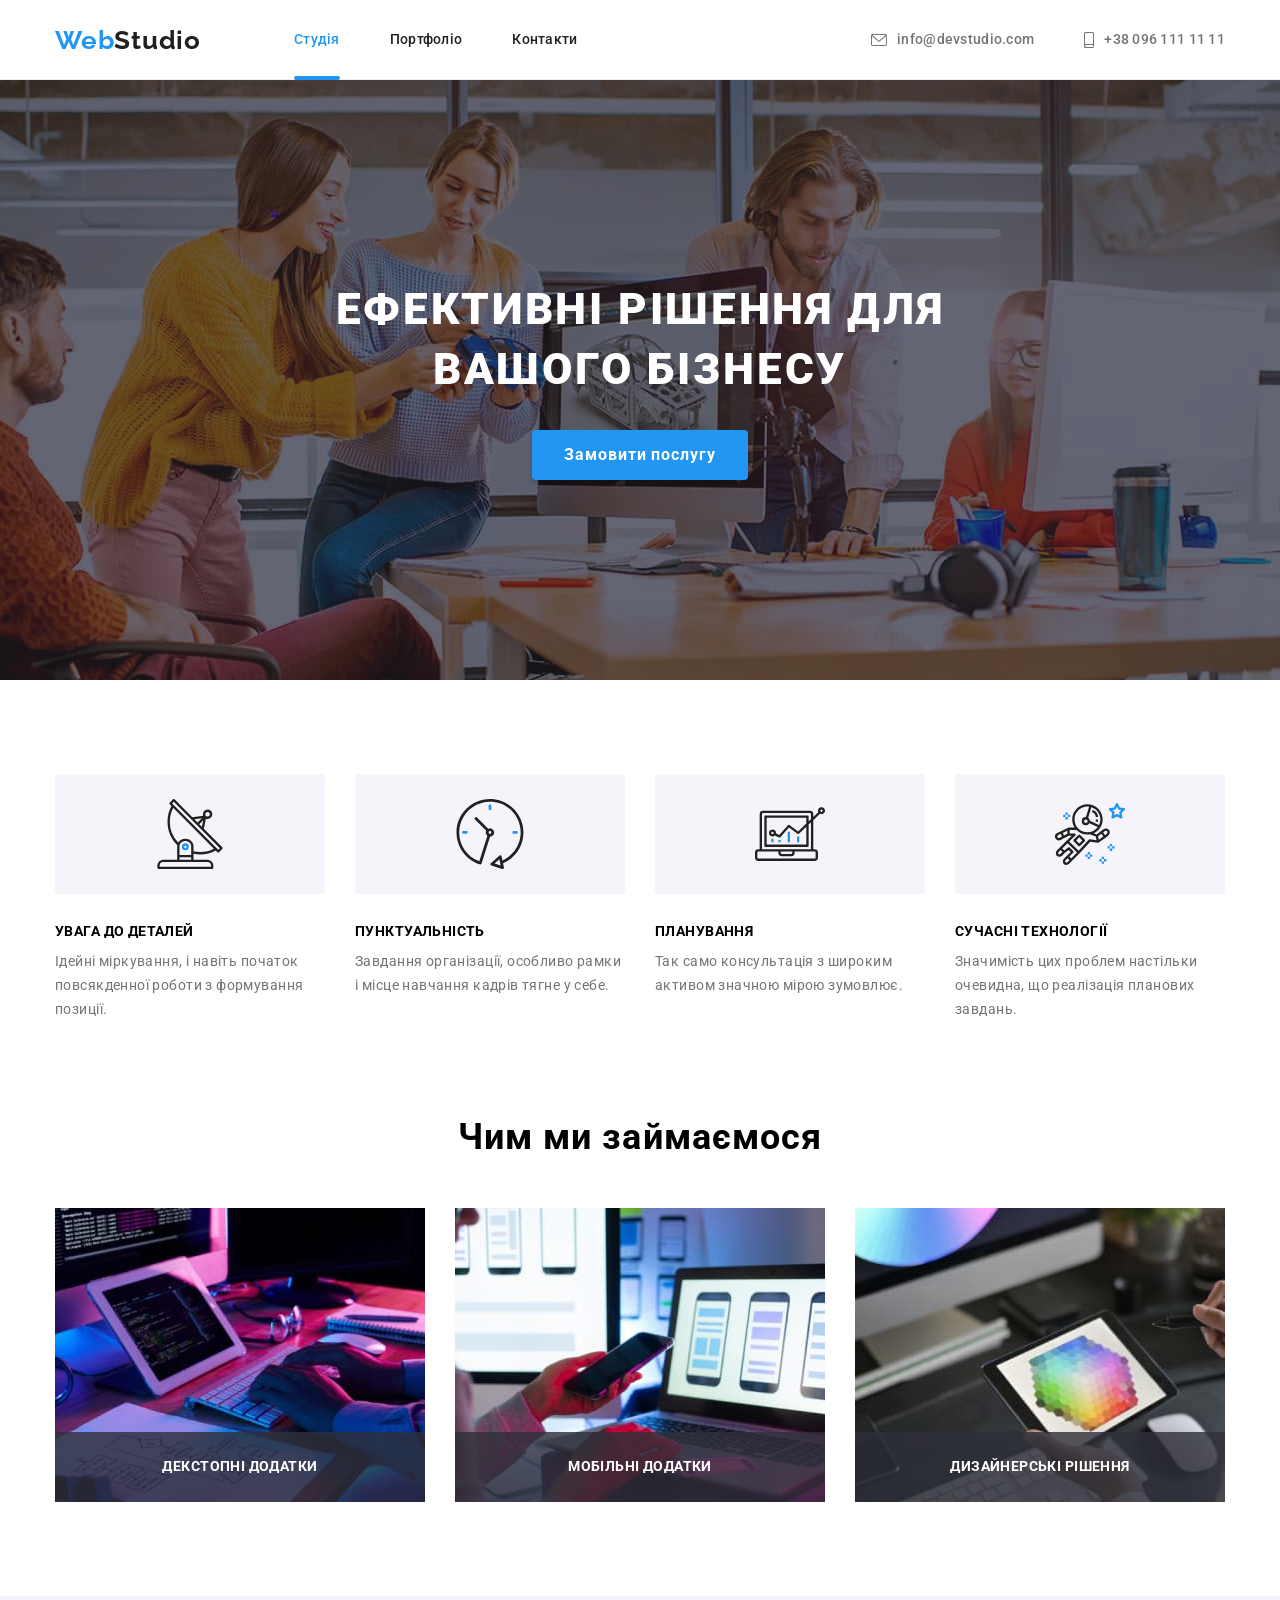
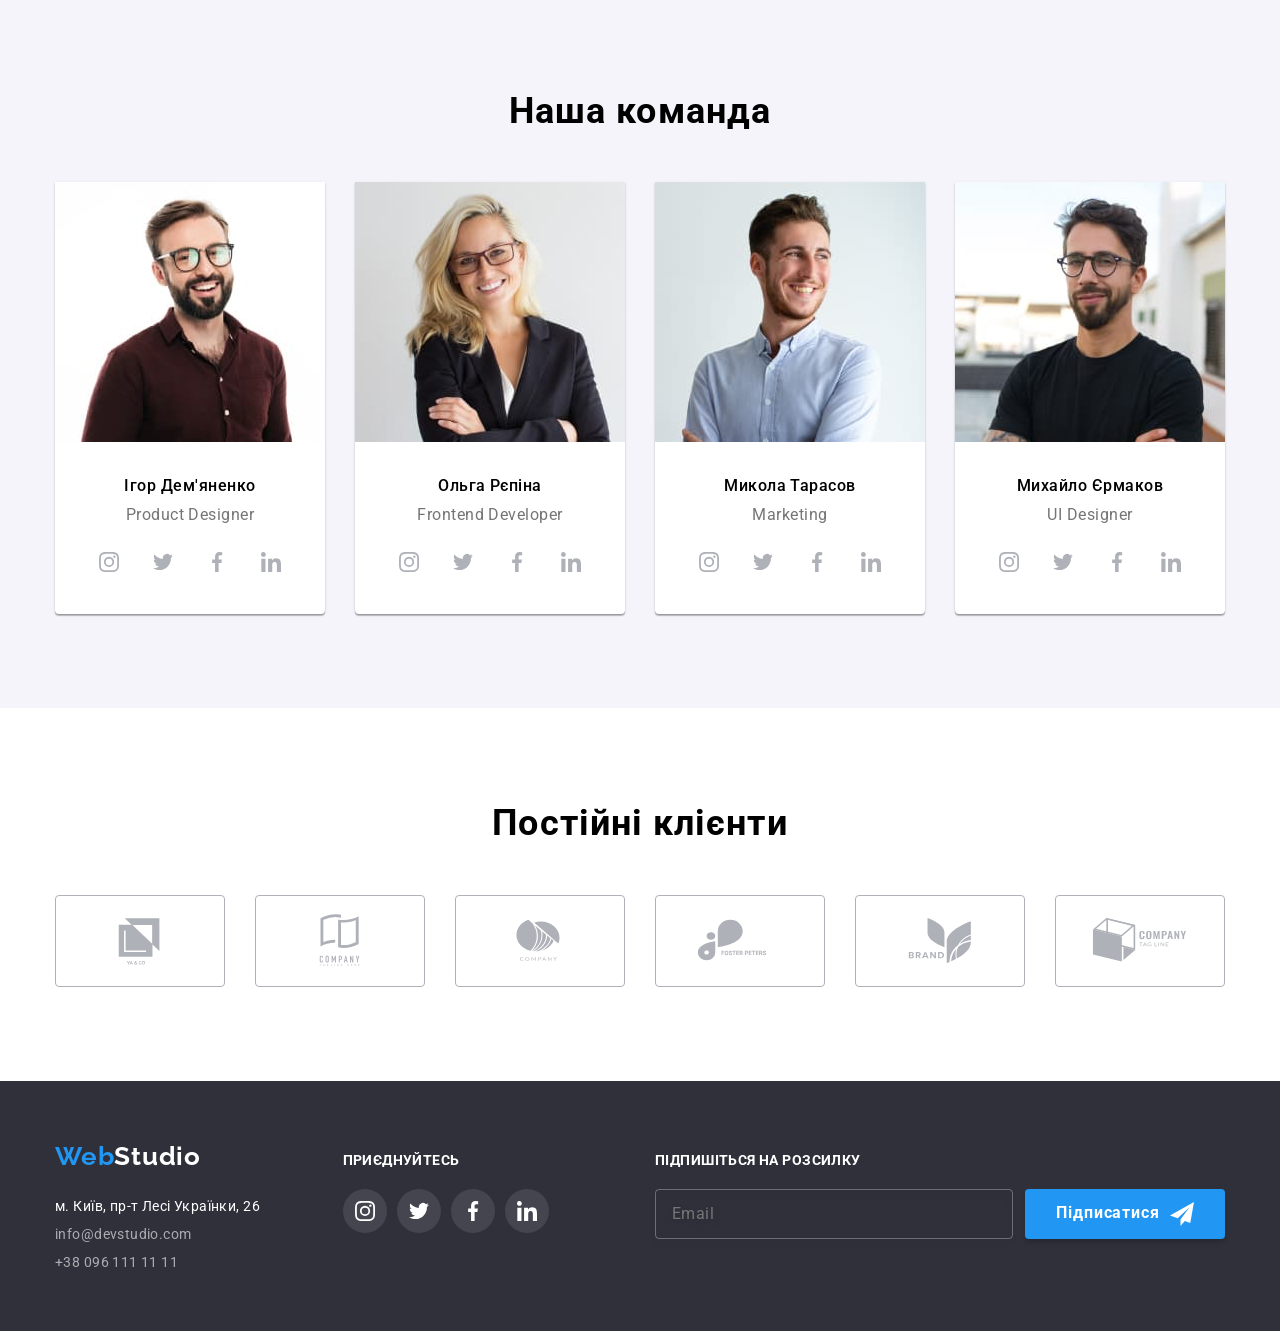
<file: index.html>
<!DOCTYPE html>
<html lang="uk">
  <head>
    <meta charset="UTF-8" />
    <meta http-equiv="X-UA-Compatible" content="IE=edge" />
    <meta name="viewport" content="width=device-width, initial-scale=1.0" />
    <title>WebStudio</title>
    <link
      href="https://fonts.googleapis.com/css2?family=Raleway:wght@700&family=Roboto:wght@400;500;700;900&display=swap"
      rel="stylesheet"
    />
    <link
      rel="stylesheet"
      href="https://cdnjs.cloudflare.com/ajax/libs/modern-normalize/1.1.0/modern-normalize.min.css"
    />
    <link
      rel="stylesheet"
      href="https://cdnjs.cloudflare.com/ajax/libs/animate.css/4.1.1/animate.min.css"
    />
    <link rel="stylesheet" href="./css/main.min.css" />
  </head>
  <body>
    <!-- Шапка сторінки-->
    <header class="header">
      <div class="header__container">
        <a href="./index.html" class="logo"><span class="logo--accent">Web</span>Studio</a>
        <button
          type="button"
          class="menu-toggle js-open-menu"
          data-menu-button
          aria-expanded="false"
        >
          <svg
            class="menu-toggle__icon"
            width="40"
            height="40"
            aria-label="Перемикач мобільного меню"
          >
            <use class="menu-button__open" href="./images/icons.svg#icon-menu"></use>
          </svg>
        </button>
        <nav>
          <ul class="nav">
            <li class="nav__item">
              <a href="./index.html" class="nav__link nav__link--current">Студія</a>
            </li>
            <li class="nav__item">
              <a href="./portfolio.html" class="nav__link">Портфоліо</a>
            </li>
            <li class="nav__item">
              <a href="#" class="nav__link">Контакти</a>
            </li>
          </ul>
        </nav>
        <ul class="contacts-header">
          <li class="contacts-header__item">
            <a href="mailto:info@devstudio.com" class="contacts-header__link">
              <svg class="contacts-header__icon-mail">
                <use href="./images/icons.svg#icon-envelope"></use>
              </svg>
              info@devstudio.com
            </a>
          </li>
          <li class="contacts-header__item">
            <a href="tel:+380961111111" class="contacts-header__link">
              <svg class="contacts-header__icon-tel">
                <use href="./images/icons.svg#icon-smartphone"></use>
              </svg>
              +38 096 111 11 11
            </a>
          </li>
        </ul>
      </div>
      <!-- Мобільне меню -->
      <div class="menu-container js-menu-container" id="mobile-menu">
        <button class="menu-toggle js-close-menu">
          <svg
            class="menu-toggle__icon"
            width="40"
            height="40"
            aria-label="Перемикач мобільного меню"
          >
            <use class="menu-button__cross" href="./images/icons.svg#icon-cross"></use>
          </svg>
        </button>
        <ul class="mobile-menu">
          <li class="mobile-menu__item">
            <a href="./index.html" class="mobile-menu__link mobile-menu__link--current">Студія</a>
          </li>
          <li class="mobile-menu__item">
            <a href="./portfolio.html" class="mobile-menu__link">Портфоліо</a>
          </li>
          <li class="mobile-menu__item">
            <a href="#" class="mobile-menu__link">Контакти</a>
          </li>
        </ul>
        <ul class="contacts-menu">
          <li class="contacts-menu__item">
            <a href="tel:+380961111111" class="contacts-menu__tel"> +38 096 111 11 11 </a>
          </li>
          <li class="contacts-menu__item">
            <a href="mailto:info@devstudio.com" class="contacts-menu__mail"> info@devstudio.com </a>
          </li>
        </ul>
        <ul class="social-menu">
          <li class="social-menu__item">
            <a href="#" class="social-menu__link">Instagram</a>
          </li>
          <li class="social-menu__item">
            <a href="#" class="social-menu__link">Twitter</a>
          </li>
          <li class="social-menu__item">
            <a href="#" class="social-menu__link">Facebook</a>
          </li>
          <li class="social-menu__item">
            <a href="#" class="social-menu__link">LinkedIn</a>
          </li>
        </ul>
      </div>
    </header>
    <main>
      <!-- Герой -->
      <section class="hero">
        <h1 class="hero__title">Ефективні рішення для вашого бізнесу</h1>
        <button
          type="button"
          class="hero__button wow animate__animated animate__heartBeat"
          data-wow-duration="3s"
          data-wow-iteration="3"
          data-modal-open
        >
          Замовити послугу
        </button>
      </section>

      <!-- Особливості -->
      <section class="features">
        <h2 class="visually-hidden">Переваги</h2>
        <ul class="features__list">
          <li class="features__item">
            <div class="features__icon-thumb">
              <svg class="features__icon">
                <use href="./images/icons.svg#icon-antenna"></use>
              </svg>
            </div>
            <h3 class="features__title">Увага до деталей</h3>
            <p class="features__text">
              Ідейні міркування, і навіть початок повсякденної роботи з формування позиції.
            </p>
          </li>
          <li class="features__item">
            <div class="features__icon-thumb">
              <svg class="features__icon">
                <use href="./images/icons.svg#icon-clock"></use>
              </svg>
            </div>
            <h3 class="features__title">Пунктуальність</h3>
            <p class="features__text">
              Завдання організації, особливо рамки і місце навчання кадрів тягне у себе.
            </p>
          </li>
          <li class="features__item">
            <div class="features__icon-thumb">
              <svg class="features__icon">
                <use href="./images/icons.svg#icon-diagram"></use>
              </svg>
            </div>
            <h3 class="features__title">Планування</h3>
            <p class="features__text">
              Так само консультація з широким активом значною мірою зумовлює.
            </p>
          </li>
          <li class="features__item">
            <div class="features__icon-thumb">
              <svg class="features__icon">
                <use href="./images/icons.svg#icon-astronaut"></use>
              </svg>
            </div>
            <h3 class="features__title">Сучасні технології</h3>
            <p class="features__text">
              Значимість цих проблем настільки очевидна, що реалізація планових завдань.
            </p>
          </li>
        </ul>
      </section>

      <!--Чим ми займаємося-->
      <section class="activity">
        <h2 class="activity__title">Чим ми займаємося</h2>
        <ul class="activity__list">
          <li class="activity__item">
            <img
              srcset="
                ./images/desktop/typing-deskimg.jpg    1x,
                ./images/desktop/typing-deskimg@2x.jpg 2x
              "
              src="./images/desktop/typing-deskimg.jpg"
              alt="Десктопні додатки"
              class="activity__img"
            />
            <p class="activity__text">Декстопні додатки</p>
          </li>
          <li class="activity__item">
            <img
              srcset="./images/desktop/app-deskimg.jpg 1x, ./images/desktop/app-deskimg@2x.jpg 2x"
              src="./images/desktop/app-deskimg.jpg"
              alt="Мобільні додатки"
              class="activity__img"
            />
            <p class="activity__text">Мобільні додатки</p>
          </li>
          <li class="activity__item">
            <img
              srcset="
                ./images/desktop/design-deskimg.jpg    1x,
                ./images/desktop/design-deskimg@2x.jpg 2x
              "
              src="./images/desktop/design-deskimg.jpg"
              alt="Дизайнерські рішення"
              class="activity__img"
            />
            <p class="activity__text">Дизайнерські рішення</p>
          </li>
        </ul>
      </section>

      <!-- Наша команда -->
      <section class="team">
        <h2 class="team__title">Наша команда</h2>
        <ul class="team__list">
          <li class="team__item">
            <picture>
              <source
                srcset="
                  ./images/desktop/demyanenko-deskimg.jpg    1x,
                  ./images/desktop/demyanenko-deskimg@2x.jpg 2x
                "
                media="(min-width: 1200px)"
              />

              <source
                srcset="
                  ./images/tablet/demyanenko-tabimg.jpg    1x,
                  ./images/tablet/demyanenko-tabimg@2x.jpg 2x
                "
                media="(min-width: 768px)"
              />

              <img
                srcset="
                  ./images/smartphone/demyanenko-mobimg.jpg    1x,
                  ./images/smartphone/demyanenko-mobimg@2x.jpg 2x
                "
                src="./images/smartphone/demyanenko-mobimg.jpg"
                alt="Ігор Дем'яненко"
                class="team__img"
              />
            </picture>

            <h3 class="team__name">Ігор Дем'яненко</h3>
            <p lang="en" class="team__direct">Product Designer</p>

            <ul class="icons">
              <li class="icons__list">
                <a href="#" class="icons__link">
                  <svg class="icons__svg">
                    <use href="./images/icons.svg#icon-instagram"></use>
                  </svg>
                </a>
              </li>
              <li class="icons__list">
                <a href="#" class="icons__link">
                  <svg class="icons__svg">
                    <use href="./images/icons.svg#icon-twitter"></use>
                  </svg>
                </a>
              </li>
              <li class="icons__list">
                <a href="#" class="icons__link">
                  <svg class="icons__svg">
                    <use href="./images/icons.svg#icon-facebook"></use>
                  </svg>
                </a>
              </li>
              <li class="icons__list">
                <a href="#" class="icons__link">
                  <svg class="icons__svg">
                    <use href="./images/icons.svg#icon-linkedin"></use>
                  </svg>
                </a>
              </li>
            </ul>
          </li>
          <li class="team__item">
            <picture>
              <source
                srcset="
                  ./images/desktop/repina-deskimg.jpg    1x,
                  ./images/desktop/repina-deskimg@2x.jpg 2x
                "
                media="(min-width: 1200px)"
              />
              <source
                srcset="
                  ./images/tablet/repina-tabimg.jpg    1x,
                  ./images/tablet/repina-tabimg@2x.jpg 2x
                "
                media="(min-width: 768px)"
              />
              <img
                srcset="
                  ./images/smartphone/repina-mobimg.jpg    1x,
                  ./images/smartphone/repina-mobimg@2x.jpg 2x
                "
                src="./images/smartphone/repina-mobimg.jpg"
                alt="Ольга Рєпіна"
                class="team__img"
              />
            </picture>
            <h3 class="team__name">Ольга Рєпіна</h3>
            <p lang="en" class="team__direct">Frontend Developer</p>
            <ul class="icons">
              <li class="icons__list">
                <a href="" class="icons__link">
                  <svg class="icons__svg">
                    <use href="./images/icons.svg#icon-instagram"></use>
                  </svg>
                </a>
              </li>
              <li class="icons__list">
                <a href="#" class="icons__link">
                  <svg class="icons__svg">
                    <use href="./images/icons.svg#icon-twitter"></use>
                  </svg>
                </a>
              </li>
              <li class="icons__list">
                <a href="#" class="icons__link">
                  <svg class="icons__svg">
                    <use href="./images/icons.svg#icon-facebook"></use>
                  </svg>
                </a>
              </li>
              <li class="icons__list">
                <a href="#" class="icons__link">
                  <svg class="icons__svg">
                    <use href="./images/icons.svg#icon-linkedin"></use>
                  </svg>
                </a>
              </li>
            </ul>
          </li>
          <li class="team__item">
            <picture>
              <source
                srcset="
                  ./images/desktop/tarasov-deskimg.jpg    1x,
                  ./images/desktop/tarasov-deskimg@2x.jpg 2x
                "
                media="(min-width: 1200px)"
              />
              <source
                srcset="
                  ./images/tablet/tarasov-tabimg.jpg    1x,
                  ./images/tablet/tarasov-tabimg@2x.jpg 2x
                "
                media="(min-width: 768px)"
              />
              <img
                srcset="
                  ./images/smartphone/tarasov-mobimg.jpg    1x,
                  ./images/smartphone/tarasov-mobimg@2x.jpg 2x
                "
                src="./images/smartphone/tarasov-mobimg.jpg"
                alt="Микола Тарасов"
                class="team__img"
              />
            </picture>
            <h3 class="team__name">Микола Тарасов</h3>
            <p lang="en" class="team__direct">Marketing</p>
            <ul class="icons">
              <li class="icons__list">
                <a href="#" class="icons__link">
                  <svg class="icons__svg">
                    <use href="./images/icons.svg#icon-instagram"></use>
                  </svg>
                </a>
              </li>
              <li class="icons__list">
                <a href="#" class="icons__link">
                  <svg class="icons__svg">
                    <use href="./images/icons.svg#icon-twitter"></use>
                  </svg>
                </a>
              </li>
              <li class="icons__list">
                <a href="#" class="icons__link">
                  <svg class="icons__svg">
                    <use href="./images/icons.svg#icon-facebook"></use>
                  </svg>
                </a>
              </li>
              <li class="icons__list">
                <a href="#" class="icons__link">
                  <svg class="icons__svg">
                    <use href="./images/icons.svg#icon-linkedin"></use>
                  </svg>
                </a>
              </li>
            </ul>
          </li>
          <li class="team__item">
            <picture>
              <source
                srcset="
                  ./images/desktop/yermakov-deskimg.jpg    1x,
                  ./images/desktop/yermakov-deskimg@2x.jpg 2x
                "
                media="(min-width: 1200px)"
              />
              <source
                srcset="
                  ./images/tablet/yermakov-tabimg.jpg    1x,
                  ./images/tablet/yermakov-tabimg@2x.jpg 2x
                "
                media="(min-width: 768px)"
              />
              <img
                srcset="
                  ./images/smartphone/yermakov-mobimg.jpg    1x,
                  ./images/smartphone/yermakov-mobimg@2x.jpg 2x
                "
                src="./images/smartphone/yermakov-mobimg.jpg"
                alt="Михайло Єрмаков"
                class="team__img"
              />
            </picture>
            <h3 class="team__name">Михайло Єрмаков</h3>
            <p lang="en" class="team__direct">UI Designer</p>
            <ul class="icons">
              <li class="icons__list">
                <a href="#" class="icons__link">
                  <svg class="icons__svg">
                    <use href="./images/icons.svg#icon-instagram"></use>
                  </svg>
                </a>
              </li>
              <li class="icons__list">
                <a href="#" class="icons__link">
                  <svg class="icons__svg">
                    <use href="./images/icons.svg#icon-twitter"></use>
                  </svg>
                </a>
              </li>
              <li class="icons__list">
                <a href="#" class="icons__link">
                  <svg class="icons__svg">
                    <use href="./images/icons.svg#icon-facebook"></use>
                  </svg>
                </a>
              </li>
              <li class="icons__list">
                <a href="#" class="icons__link">
                  <svg class="icons__svg">
                    <use href="./images/icons.svg#icon-linkedin"></use>
                  </svg>
                </a>
              </li>
            </ul>
          </li>
        </ul>
      </section>

      <!-- Постійні клієнти -->
      <section class="clients">
        <h2 class="clients__title">Постійні клієнти</h2>
        <ul class="clients__list">
          <li class="clients__item">
            <a href="#" class="clients__link">
              <svg class="clients__icon">
                <use href="./images/icons.svg#icon-yacologo"></use>
              </svg>
            </a>
          </li>
          <li class="clients__item">
            <a href="#" class="clients__link">
              <svg class="clients__icon">
                <use href="./images/icons.svg#icon-taglinelogo"></use>
              </svg>
            </a>
          </li>
          <li class="clients__item">
            <a href="#" class="clients__link">
              <svg class="clients__icon">
                <use href="./images/icons.svg#icon-companylogo"></use>
              </svg>
            </a>
          </li>
          <li class="clients__item">
            <a href="#" class="clients__link">
              <svg class="clients__icon">
                <use href="./images/icons.svg#icon-fosterlogo"></use>
              </svg>
            </a>
          </li>
          <li class="clients__item">
            <a href="#" class="clients__link">
              <svg class="clients__icon">
                <use href="./images/icons.svg#icon-brandlogo"></use>
              </svg>
            </a>
          </li>
          <li class="clients__item">
            <a href="#" class="clients__link">
              <svg class="clients__icon">
                <use href="./images/icons.svg#icon-linelogo"></use>
              </svg>
            </a>
          </li>
        </ul>
      </section>
    </main>

    <!-- Footer -->
    <footer class="page-footer">
      <div class="page-footer__container">
        <!-- Контакти -->
        <div class="address">
          <a href="./index.html" class="logo logo--footer">
            <span class="logo--accent">Web</span>Studio</a
          >
          <address>
            <ul class="address__list">
              <li class="address__item">
                <a
                  href="https://goo.gl/maps/XMncbi9ji453G5f37"
                  target="_blank"
                  rel="noopener noreferrer"
                  class="address__link"
                >
                  м. Київ, пр-т Лесі Українки, 26
                </a>
              </li>
              <li class="address__item">
                <a href="mailto:info@devstudio.com" class="address__contact">info@devstudio.com</a>
              </li>
              <li class="address__item">
                <a href="tel:+380961111111" class="address__contact">+38 096 111 11 11</a>
              </li>
            </ul>
          </address>
        </div>

        <!-- Приєднуйтесь -->
        <div class="join">
          <p class="join__text">Приєднуйтесь</p>
          <ul class="icons">
            <li class="icons__list">
              <a href="#" class="icons__link">
                <svg class="icons__svg">
                  <use href="./images/icons.svg#icon-instagram"></use>
                </svg>
              </a>
            </li>
            <li class="icons__list">
              <a href="#" class="icons__link">
                <svg class="icons__svg">
                  <use href="./images/icons.svg#icon-twitter"></use>
                </svg>
              </a>
            </li>
            <li class="icons__list">
              <a href="#" class="icons__link">
                <svg class="icons__svg">
                  <use href="./images/icons.svg#icon-facebook"></use>
                </svg>
              </a>
            </li>
            <li class="icons__list">
              <a href="#" class="icons__link">
                <svg class="icons__svg">
                  <use href="./images/icons.svg#icon-linkedin"></use>
                </svg>
              </a>
            </li>
          </ul>
        </div>

        <!-- Підпишіться на розсилку -->
        <div class="subscription">
          <p class="subscription__text">Підпишіться на розсилку</p>
          <form class="subscription__form">
            <input
              class="subscription__input"
              name="user-email"
              type="email"
              placeholder="Email"
              required
            />
            <button class="subscription__button" type="submit">
              Підписатися
              <svg class="subscription__icon">
                <use href="./images/icons.svg#icon-send"></use>
              </svg>
            </button>
          </form>
        </div>
      </div>
    </footer>

    <!-- Модальне вікно -->
    <div class="backdrop backdrop--hidden" data-modal>
      <div class="modal">
        <button class="close" aria-label="Кнопка закриття модального вікна" data-modal-close>
          <svg class="close__icon">
            <use href="./images/icons.svg#icon-close-black"></use>
          </svg>
        </button>

        <form class="form" autocomplete="on">
          <h2 class="form__title">Залиште свої дані, ми вам передзвонимо</h2>
          <div class="form__field">
            <label for="name" class="form__label">Ім'я</label>
            <input class="form__input" type="text" name="user-name" id="name" required />
            <svg class="form__icon">
              <use href="./images/icons.svg#icon-person"></use>
            </svg>
          </div>
          <div class="form__field">
            <label for="tel" class="form__label">Телефон</label>
            <input class="form__input" type="tel" name="user-tel" id="tel" required />
            <svg class="form__icon">
              <use href="./images/icons.svg#icon-phone"></use>
            </svg>
          </div>
          <div class="form__field">
            <label for="email" class="form__label">Пошта</label>
            <input class="form__input" type="email" name="user-email" id="email" required />
            <svg class="form__icon">
              <use href="./images/icons.svg#icon-email"></use>
            </svg>
          </div>
          <div class="form__comment">
            <label for="comment" class="form__label">Коментар</label>
            <textarea
              class="form__textarea"
              name="comment"
              id="comment"
              rows="10"
              placeholder="Введіть текст"
            ></textarea>
          </div>
          <div class="checkbox">
            <label for="checkbox" class="checkbox__label">
              <input
                type="checkbox"
                name="conditions"
                class="checkbox__input"
                id="checkbox"
                required
              />
              <span class="checkbox__icon"></span>
              Погоджуюся з розсилкою та приймаю
              <a href="" class="checkbox__link">Умови договору</a>
            </label>
          </div>
          <button type="submit" class="form__button">Відправити</button>
        </form>
      </div>
    </div>
    <script src="./js/modal.js"></script>
    <script src="./js/mobile-menu.js"></script>
    <script src="js/wow.min.js"></script>
    <script>
      new WOW().init();
    </script>
  </body>
</html>
</file>
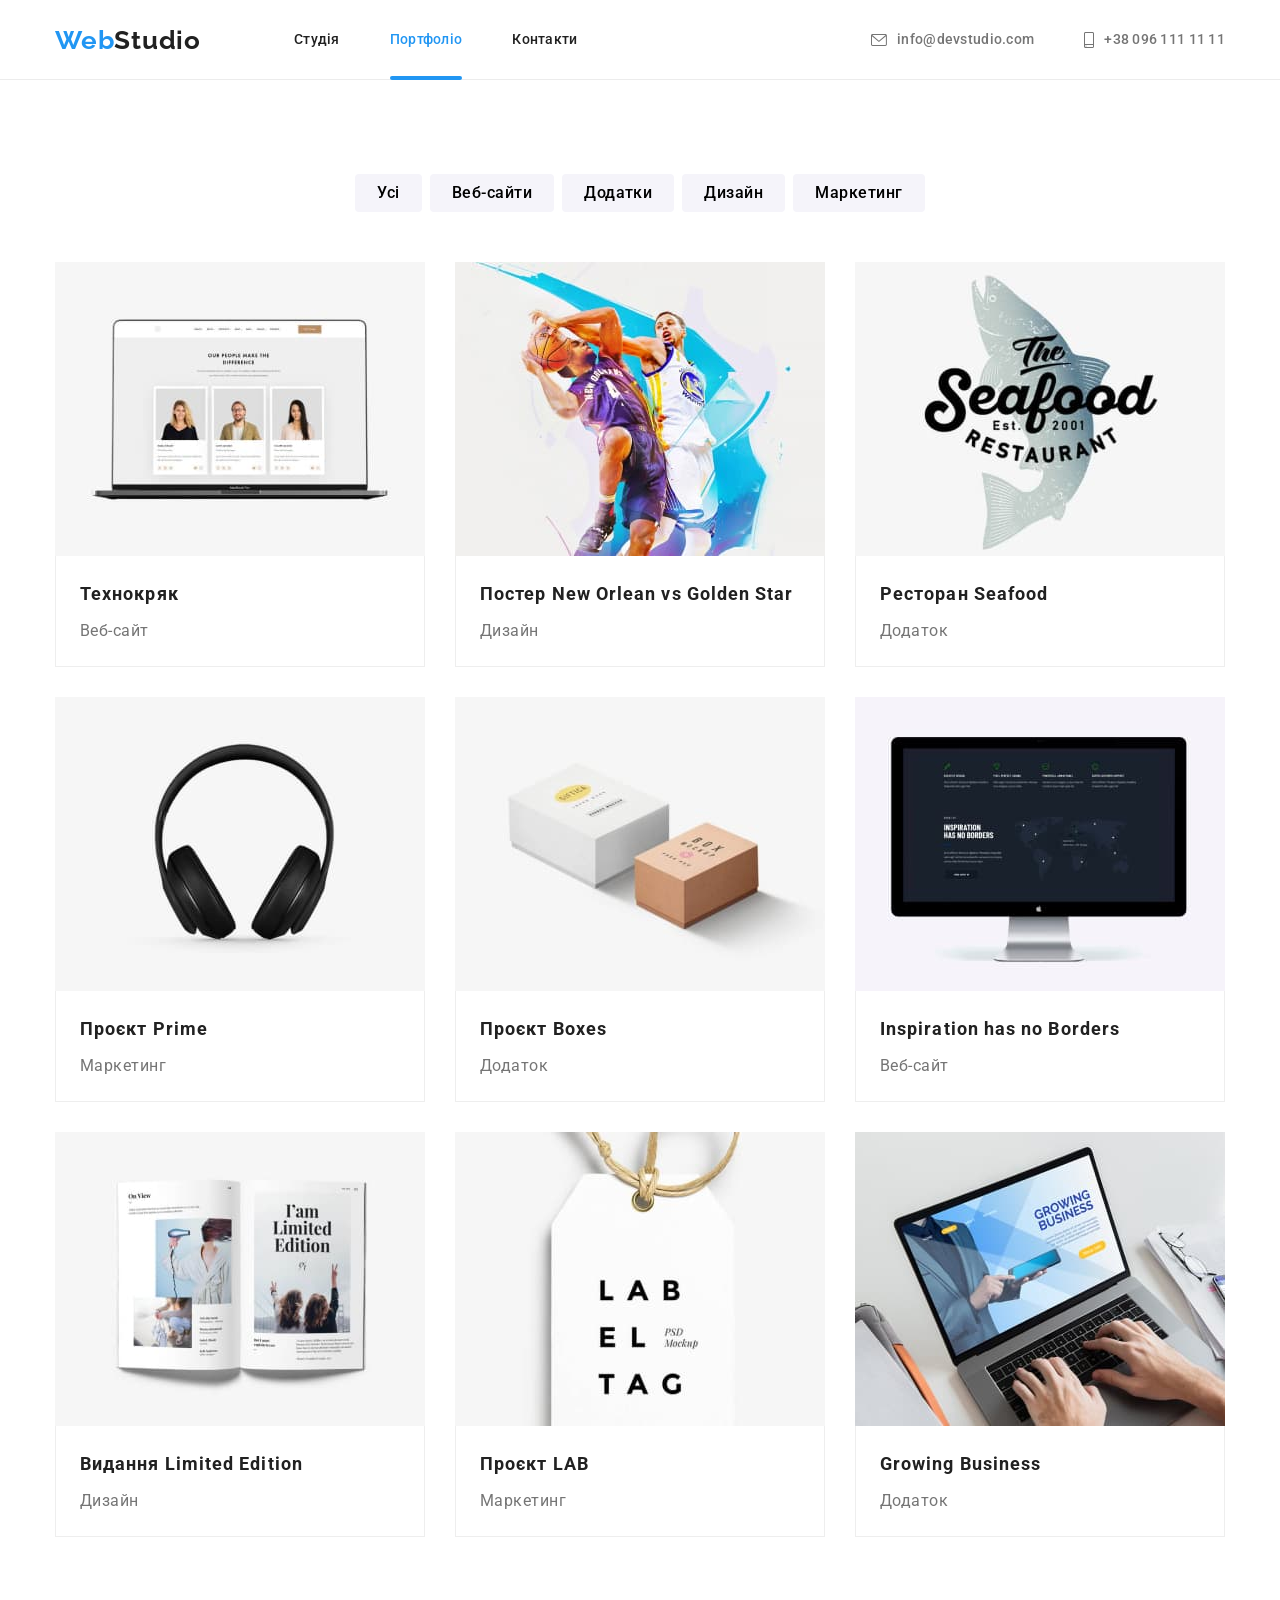
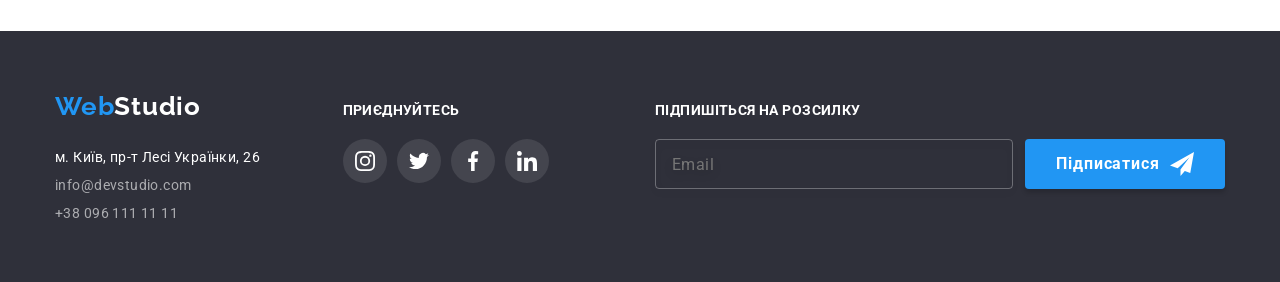
<file: portfolio.html>
<!DOCTYPE html>
<html lang="uk">
  <head>
    <meta charset="UTF-8" />
    <meta http-equiv="X-UA-Compatible" content="IE=edge" />
    <meta name="viewport" content="width=device-width, initial-scale=1.0" />
    <title>Portfolio</title>
    <link
      href="https://fonts.googleapis.com/css2?family=Raleway:wght@700&family=Roboto:wght@400;500;700;900&display=swap"
      rel="stylesheet"
    />
    <link
      rel="stylesheet"
      href="https://cdnjs.cloudflare.com/ajax/libs/modern-normalize/1.1.0/modern-normalize.min.css"
    />
    <link rel="stylesheet" href="./css/main.min.css" />
  </head>
  <body>
    <!-- Шапка сторінки-->
    <header class="header">
      <div class="header__container">
        <a href="./index.html" class="logo"><span class="logo--accent">Web</span>Studio</a>
        <button
          type="button"
          class="menu-toggle js-open-menu"
          data-menu-button
          aria-expanded="false"
        >
          <svg
            class="menu-toggle__icon"
            width="40"
            height="40"
            aria-label="Перемикач мобільного меню"
          >
            <use class="menu-button__open" href="./images/icons.svg#icon-menu"></use>
          </svg>
        </button>
        <nav>
          <ul class="nav">
            <li class="nav__item">
              <a href="./index.html" class="nav__link">Студія</a>
            </li>
            <li class="nav__item">
              <a href="./portfolio.html" class="nav__link nav__link--current">Портфоліо</a>
            </li>
            <li class="nav__item">
              <a href="#" class="nav__link">Контакти</a>
            </li>
          </ul>
        </nav>
        <ul class="contacts-header">
          <li class="contacts-header__item">
            <a href="mailto:info@devstudio.com" class="contacts-header__link">
              <svg class="contacts-header__icon-mail">
                <use href="./images/icons.svg#icon-envelope"></use>
              </svg>
              info@devstudio.com
            </a>
          </li>
          <li class="contacts-header__item">
            <a href="tel:+380961111111" class="contacts-header__link">
              <svg class="contacts-header__icon-tel">
                <use href="./images/icons.svg#icon-smartphone"></use>
              </svg>
              +38 096 111 11 11
            </a>
          </li>
        </ul>
      </div>

      <!-- Мобільне меню -->
      <div class="menu-container js-menu-container" id="mobile-menu">
        <button class="menu-toggle js-close-menu">
          <svg
            class="menu-toggle__icon"
            width="40"
            height="40"
            aria-label="Перемикач мобільного меню"
          >
            <use class="menu-button__cross" href="./images/icons.svg#icon-cross"></use>
          </svg>
        </button>
        <ul class="mobile-menu">
          <li class="mobile-menu__item">
            <a href="./index.html" class="mobile-menu__link">Студія</a>
          </li>
          <li class="mobile-menu__item">
            <a href="./portfolio.html" class="mobile-menu__link mobile-menu__link--current"
              >Портфоліо</a
            >
          </li>
          <li class="mobile-menu__item">
            <a href="#" class="mobile-menu__link">Контакти</a>
          </li>
        </ul>
        <ul class="contacts-menu">
          <li class="contacts-menu__item">
            <a href="tel:+380961111111" class="contacts-menu__tel"> +38 096 111 11 11 </a>
          </li>
          <li class="contacts-menu__item">
            <a href="mailto:info@devstudio.com" class="contacts-menu__mail"> info@devstudio.com </a>
          </li>
        </ul>
        <ul class="social-menu">
          <li class="social-menu__item">
            <a href="#" class="social-menu__link">Instagram</a>
          </li>
          <li class="social-menu__item">
            <a href="#" class="social-menu__link">Twitter</a>
          </li>
          <li class="social-menu__item">
            <a href="#" class="social-menu__link">Facebook</a>
          </li>
          <li class="social-menu__item">
            <a href="#" class="social-menu__link">LinkedIn</a>
          </li>
        </ul>
      </div>
    </header>

    <main>
      <!-- Секція карток -->
      <section class="card-section">
        <div class="filter">
          <h1 class="visually-hidden">Наші проєкти</h1>
          <ul class="filter__list">
            <li class="filter__item">
              <button type="button" class="filter__button" data-filter="all">Усі</button>
            </li>
            <li class="filter__item">
              <button type="button" class="filter__button" data-filter="website">Веб-сайти</button>
            </li>
            <li class="filter__item">
              <button type="button" class="filter__button" data-filter="app">Додатки</button>
            </li>
            <li class="filter__item">
              <button type="button" class="filter__button" data-filter="design">Дизайн</button>
            </li>
            <li class="filter__item">
              <button type="button" class="filter__button" data-filter="marketing">
                Маркетинг
              </button>
            </li>
          </ul>
        </div>
        <div class="cards">
          <ul class="cards__list">
            <li class="cards__item" data-category="website">
              <a href="#" class="cards__link">
                <div class="cards__thumb">
                  <picture>
                    <source
                      srcset="
                        ./images/desktop/technokryak-deskimg.jpg    1x,
                        ./images/desktop/technokryak-deskimg@2x.jpg 2x
                      "
                      media="(min-width: 1200px)"
                    />
                    <source
                      srcset="
                        ./images/tablet/technokryak-tabimg.jpg    1x,
                        ./images/tablet/technokryak-tabimg@2x.jpg 2x
                      "
                      media="(min-width: 768px)"
                    />
                    <img
                      srcset="
                        ./images/smartphone/technokryak-mobimg.jpg    1x,
                        ./images/smartphone/technokryak-mobimg@2x.jpg 2x
                      "
                      src="./images/smartphone/technokryak-mobimg.jpg"
                      alt="Технокряк"
                      class="cards__img"
                    />
                  </picture>
                  <p class="cards__overlay">
                    Ресурс пропонує комплексні пропозиції з різним рівнем функціоналу та сервісів.
                    Все це дозволить відвідувачу отримати вичерпні відомості про компанію чи
                    приватну особу.
                  </p>
                </div>
                <div class="cards__border">
                  <h2 class="cards__title">Технокряк</h2>
                  <p class="cards__text">Веб-сайт</p>
                </div>
              </a>
            </li>
            <li class="cards__item" data-category="design">
              <a href="#" class="cards__link">
                <div class="cards__thumb">
                  <picture>
                    <source
                      srcset="
                        ./images/desktop/poster-deskimg.jpg    1x,
                        ./images/desktop/poster-deskimg@2x.jpg 2x
                      "
                      media="(min-width: 1200px)"
                    />

                    <source
                      srcset="
                        ./images/tablet/poster-tabimg.jpg    1x,
                        ./images/tablet/poster-tabimg@2x.jpg 2x
                      "
                      media="(min-width: 768px)"
                    />

                    <img
                      srcset="
                        ./images/smartphone/poster-mobimg.jpg    1x,
                        ./images/smartphone/poster-mobimg@2x.jpg 2x
                      "
                      src="./images/smartphone/poster-mobimg.jpg"
                      alt="New Orlean vs Golden Star"
                      class="cards__img"
                    />
                  </picture>
                  <p class="cards__overlay">
                    Ресурс пропонує комплексні пропозиції з різним рівнем функціоналу та сервісів.
                    Все це дозволить відвідувачу отримати вичерпні відомості про компанію чи
                    приватну особу.
                  </p>
                </div>
                <div class="cards__border">
                  <h2 class="cards__title">Постер New Orlean vs Golden Star</h2>
                  <p class="cards__text">Дизайн</p>
                </div>
              </a>
            </li>
            <li class="cards__item" data-category="app">
              <a href="#" class="cards__link">
                <div class="cards__thumb">
                  <picture>
                    <source
                      srcset="
                        ./images/desktop/seafood-deskimg.jpg    1x,
                        ./images/desktop/seafood-deskimg@2x.jpg 2x
                      "
                      media="(min-width: 1200px)"
                    />

                    <source
                      srcset="
                        ./images/tablet/seafood-tabimg.jpg    1x,
                        ./images/tablet/seafood-tabimg@2x.jpg 2x
                      "
                      media="(min-width: 768px)"
                    />

                    <img
                      srcset="
                        ./images/smartphone/seafood-mobimg.jpg    1x,
                        ./images/smartphone/seafood-mobimg@2x.jpg 2x
                      "
                      src="./images/smartphone/seafood-mobimg.jpg"
                      alt="Ресторан Seafood"
                      class="cards__img"
                    />
                  </picture>
                  <p class="cards__overlay">
                    Ресурс пропонує комплексні пропозиції з різним рівнем функціоналу та сервісів.
                    Все це дозволить відвідувачу отримати вичерпні відомості про компанію чи
                    приватну особу.
                  </p>
                </div>
                <div class="cards__border">
                  <h2 class="cards__title">Ресторан Seafood</h2>
                  <p class="cards__text">Додаток</p>
                </div>
              </a>
            </li>
            <li class="cards__item" data-category="marketing">
              <a href="#" class="cards__link">
                <div class="cards__thumb">
                  <picture>
                    <source
                      srcset="
                        ./images/desktop/prime-deskimg.jpg    1x,
                        ./images/desktop/prime-deskimg@2x.jpg 2x
                      "
                      media="(min-width: 1200px)"
                    />
                    <source
                      srcset="
                        ./images/tablet/prime-tabimg.jpg    1x,
                        ./images/tablet/prime-tabimg@2x.jpg 2x
                      "
                      media="(min-width: 768px)"
                    />
                    <img
                      srcset="
                        ./images/smartphone/prime-mobimg.jpg    1x,
                        ./images/smartphone/prime-mobimg@2x.jpg 2x
                      "
                      src="./images/smartphone/prime-mobimg.jpg"
                      alt="Проєкт Prime"
                      class="cards__img"
                    />
                  </picture>
                  <p class="cards__overlay">
                    Ресурс пропонує комплексні пропозиції з різним рівнем функціоналу та сервісів.
                    Все це дозволить відвідувачу отримати вичерпні відомості про компанію чи
                    приватну особу.
                  </p>
                </div>
                <div class="cards__border">
                  <h2 class="cards__title">Проєкт Prime</h2>
                  <p class="cards__text">Маркетинг</p>
                </div>
              </a>
            </li>
            <li class="cards__item" data-category="app">
              <a href="#" class="cards__link">
                <div class="cards__thumb">
                  <picture>
                    <source
                      srcset="
                        ./images/desktop/boxes-deskimg.jpg    1x,
                        ./images/desktop/boxes-deskimg@2x.jpg 2x
                      "
                      media="(min-width: 1200px)"
                    />

                    <source
                      srcset="
                        ./images/tablet/boxes-tabimg.jpg    1x,
                        ./images/tablet/boxes-tabimg@2x.jpg 2x
                      "
                      media="(min-width: 768px)"
                    />

                    <img
                      srcset="
                        ./images/smartphone/boxes-mobimg.jpg    1x,
                        ./images/smartphone/boxes-mobimg@2x.jpg 2x
                      "
                      src="./images/smartphone/boxes-mobimg.jpg"
                      alt="Проєкт Boxes"
                      class="cards__img"
                    />
                  </picture>
                  <p class="cards__overlay">
                    Ресурс пропонує комплексні пропозиції з різним рівнем функціоналу та сервісів.
                    Все це дозволить відвідувачу отримати вичерпні відомості про компанію чи
                    приватну особу.
                  </p>
                </div>
                <div class="cards__border">
                  <h2 class="cards__title">Проєкт Boxes</h2>
                  <p class="cards__text">Додаток</p>
                </div>
              </a>
            </li>
            <li class="cards__item" data-category="website">
              <a href="#" class="cards__link">
                <div class="cards__thumb">
                  <picture>
                    <source
                      srcset="
                        ./images/desktop/inspiration-deskimg.jpg    1x,
                        ./images/desktop/inspiration-deskimg@2x.jpg 2x
                      "
                      media="(min-width: 1200px)"
                    />

                    <source
                      srcset="
                        ./images/tablet/inspiration-tabimg.jpg    1x,
                        ./images/tablet/inspiration-tabimg@2x.jpg 2x
                      "
                      media="(min-width: 768px)"
                    />

                    <img
                      srcset="
                        images/smartphone/inspiration-mobimg.jpg    1x,
                        images/smartphone/inspiration-mobimg@2x.jpg 2x
                      "
                      src="./images/smartphone/inspiration-mobimg.jpg"
                      alt="Inspiration has no Borders"
                      class="cards__img"
                    />
                  </picture>
                  <p class="cards__overlay">
                    Ресурс пропонує комплексні пропозиції з різним рівнем функціоналу та сервісів.
                    Все це дозволить відвідувачу отримати вичерпні відомості про компанію чи
                    приватну особу.
                  </p>
                </div>
                <div class="cards__border">
                  <h2 class="cards__title">Inspiration has no Borders</h2>
                  <p class="cards__text">Веб-сайт</p>
                </div>
              </a>
            </li>
            <li class="cards__item" data-category="design">
              <a href="#" class="cards__link">
                <div class="cards__thumb">
                  <picture>
                    <source
                      srcset="
                        ./images/desktop/limited-deskimg.jpg    1x,
                        ./images/desktop/limited-deskimg@2x.jpg 2x
                      "
                      media="(min-width: 1200px)"
                    />

                    <source
                      srcset="
                        ./images/tablet/limited-tabimg.jpg    1x,
                        ./images/tablet/limited-tabimg@2x.jpg 2x
                      "
                      media="(min-width: 768px)"
                    />

                    <img
                      srcset="
                        ./images/smartphone/limited-mobimg.jpg    1x,
                        ./images/smartphone/limited-mobimg@2x.jpg 2x
                      "
                      src="./images/smartphone/limited-mobimg.jpg"
                      alt="Видання Limited Edition"
                      class="cards__img"
                    />
                  </picture>
                  <p class="cards__overlay">
                    Ресурс пропонує комплексні пропозиції з різним рівнем функціоналу та сервісів.
                    Все це дозволить відвідувачу отримати вичерпні відомості про компанію чи
                    приватну особу.
                  </p>
                </div>
                <div class="cards__border">
                  <h2 class="cards__title">Видання Limited Edition</h2>
                  <p class="cards__text">Дизайн</p>
                </div>
              </a>
            </li>
            <li class="cards__item" data-category="marketing">
              <a href="#" class="cards__link">
                <div class="cards__thumb">
                  <picture>
                    <source
                      srcset="
                        ./images/desktop/lab-deskimg.jpg    1x,
                        ./images/desktop/lab-deskimg@2x.jpg 2x
                      "
                      media="(min-width: 1200px)"
                    />
                    <source
                      srcset="
                        ./images/tablet/lab-tabimg.jpg    1x,
                        ./images/tablet/lab-tabimg@2x.jpg 2x
                      "
                      media="(min-width: 768px)"
                    />
                    <img
                      srcset="
                        ./images/smartphone/lab-mobimg.jpg    1x,
                        ./images/smartphone/lab-mobimg@2x.jpg 2x
                      "
                      src="./images/smartphone/lab-mobimg.jpg"
                      alt="Проєкт LAB"
                      class="cards__img"
                    />
                  </picture>
                  <p class="cards__overlay">
                    Ресурс пропонує комплексні пропозиції з різним рівнем функціоналу та сервісів.
                    Все це дозволить відвідувачу отримати вичерпні відомості про компанію чи
                    приватну особу.
                  </p>
                </div>
                <div class="cards__border">
                  <h2 class="cards__title">Проєкт LAB</h2>
                  <p class="cards__text">Маркетинг</p>
                </div>
              </a>
            </li>
            <li class="cards__item" data-category="app">
              <a href="#" class="cards__link">
                <div class="cards__thumb">
                  <picture>
                    <source
                      srcset="
                        ./images/desktop/growing-deskimg.jpg    1x,
                        ./images/desktop/growing-deskimg@2x.jpg 2x
                      "
                      media="(min-width: 1200px)"
                    />

                    <source
                      srcset="
                        ./images/tablet/growing-tabimg.jpg    1x,
                        ./images/tablet/growing-tabimg@2x.jpg 2x
                      "
                      media="(min-width: 768px)"
                    />

                    <img
                      srcset="
                        ./images/smartphone/growing-mobimg.jpg    1x,
                        ./images/smartphone/growing-mobimg@2x.jpg 2x
                      "
                      src="./images/smartphone/growing-mobimg.jpg"
                      alt="Growing Business"
                      class="cards__img"
                    />
                  </picture>
                  <p class="cards__overlay">
                    Ресурс пропонує комплексні пропозиції з різним рівнем функціоналу та сервісів.
                    Все це дозволить відвідувачу отримати вичерпні відомості про компанію чи
                    приватну особу.
                  </p>
                </div>
                <div class="cards__border">
                  <h2 class="cards__title">Growing Business</h2>
                  <p class="cards__text">Додаток</p>
                </div>
              </a>
            </li>
          </ul>
        </div>
      </section>
    </main>

    <!-- Footer -->
    <footer class="page-footer">
      <div class="page-footer__container">
        <!-- Контакти -->
        <div class="address">
          <a href="./index.html" class="logo logo--footer">
            <span class="logo--accent">Web</span>Studio</a
          >
          <address>
            <ul class="address__list">
              <li class="address__item">
                <a
                  href="https://goo.gl/maps/XMncbi9ji453G5f37"
                  target="_blank"
                  rel="noopener noreferrer"
                  class="address__link"
                >
                  м. Київ, пр-т Лесі Українки, 26
                </a>
              </li>
              <li class="address__item">
                <a href="mailto:info@devstudio.com" class="address__contact">info@devstudio.com</a>
              </li>
              <li class="address__item">
                <a href="tel:+380961111111" class="address__contact">+38 096 111 11 11</a>
              </li>
            </ul>
          </address>
        </div>

        <!-- Приєднуйтесь -->
        <div class="join">
          <p class="join__text">Приєднуйтесь</p>
          <ul class="icons">
            <li class="icons__list">
              <a href="#" class="icons__link">
                <svg class="icons__svg">
                  <use href="./images/icons.svg#icon-instagram"></use>
                </svg>
              </a>
            </li>
            <li class="icons__list">
              <a href="#" class="icons__link">
                <svg class="icons__svg">
                  <use href="./images/icons.svg#icon-twitter"></use>
                </svg>
              </a>
            </li>
            <li class="icons__list">
              <a href="#" class="icons__link">
                <svg class="icons__svg">
                  <use href="./images/icons.svg#icon-facebook"></use>
                </svg>
              </a>
            </li>
            <li class="icons__list">
              <a href="#" class="icons__link">
                <svg class="icons__svg">
                  <use href="./images/icons.svg#icon-linkedin"></use>
                </svg>
              </a>
            </li>
          </ul>
        </div>

        <!-- Підпишіться на розсилку -->
        <div class="subscription">
          <p class="subscription__text">Підпишіться на розсилку</p>
          <form class="subscription__form">
            <input
              class="subscription__input"
              name="user-email"
              type="email"
              placeholder="Email"
              required
            />
            <button class="subscription__button" type="submit">
              Підписатися
              <svg class="subscription__icon">
                <use href="./images/icons.svg#icon-send"></use>
              </svg>
            </button>
          </form>
        </div>
      </div>
    </footer>
    <script src="./js/mobile-menu.js"></script>
    <script src="./js/filter.js" type="module"></script>
  </body>
</html>
</file>
<file: css/main.min.css>
.cards,.filter,.clients__list,.team__list,.activity__list,.features__list,.page-footer__container,.header__container{padding-left:15px;padding-right:15px;margin:0 auto}@media screen and (min-width: 480px){.cards,.filter,.clients__list,.team__list,.activity__list,.features__list,.page-footer__container,.header__container{max-width:480px}}@media screen and (min-width: 768px){.cards,.filter,.clients__list,.team__list,.activity__list,.features__list,.page-footer__container,.header__container{max-width:768px}}@media screen and (min-width: 1200px){.cards,.filter,.clients__list,.team__list,.activity__list,.features__list,.page-footer__container,.header__container{display:flex;max-width:1200px;align-items:center;justify-content:center}}.clients__list,.team__list,.activity__list,.features__list,.contacts-menu,.contacts-header,.nav{list-style:none}@media screen and (min-width: 768px){.clients__list,.team__list,.activity__list,.features__list,.contacts-menu,.contacts-header,.nav{display:flex;margin-top:0;margin-bottom:0}}.card-section,.clients,.team,.activity,.features{padding-top:60px;padding-bottom:60px}@media screen and (min-width: 1200px){.card-section,.clients,.team,.activity,.features{padding-top:94px;padding-bottom:94px}}.clients__title,.team__title,.activity__title{font-size:28px;line-height:1.18;text-align:center;letter-spacing:.03em;margin-bottom:30px}@media screen and (min-width: 1200px){.clients__title,.team__title,.activity__title{font-size:36px;line-height:1.17;margin-top:0;margin-bottom:50px}}.visually-hidden{position:absolute;white-space:nowrap;width:1px;height:1px;overflow:hidden;border:0;padding:0;clip:rect(0 0 0 0);-webkit-clip-path:inset(50%);clip-path:inset(50%);margin:-1px}body{margin-left:auto;margin-right:auto;color:var(--primary-text-color);font-family:"Roboto",-apple-system,BlinkMacSystemFont,avenir next,avenir,segoe ui,helvetica neue,helvetica,Cantarell,Ubuntu,roboto,noto,arial,sans-serif}body.modal-open{overflow:hidden}@media screen and (max-width: 767px){body{padding-top:60px}}h1,h2,h3,h4,h5,h6,p,ul{margin:0;padding:0}.header{position:fixed;z-index:1;top:0;left:0;width:100%;height:60px;border-bottom:1px solid #ececec;background:#fff}@media screen and (min-width: 768px){.header{position:relative;height:80px}}.header__container{position:relative;display:flex;justify-content:space-between;align-items:center;margin:10px auto}@media screen and (min-width: 768px){.header__container{margin:0 auto}}.nav{padding-left:0}@media screen and (max-width: 767px){.nav{display:none}}@media screen and (min-width: 768px){.nav__item{display:flex;position:relative;margin-left:50px}.nav__item:first-child{margin-left:0}}.nav__link{display:block;padding-top:32px;padding-bottom:32px;font-weight:500;font-size:14px;line-height:1.14;text-decoration:none;letter-spacing:.02em;color:#212121;transition:color 250ms cubic-bezier(0.4, 0, 0.2, 1)}.nav__link:hover,.nav__link:focus{color:#2196f3}.nav__link--current{color:#2196f3}@media screen and (min-width: 768px){.nav__link--current::after{content:"";position:absolute;bottom:0;right:0;height:4px;width:100%;background:#2196f3;border-radius:2px}}.contacts-header{margin-left:auto;display:flex}@media screen and (max-width: 767px){.contacts-header{display:none}}@media screen and (min-width: 768px)and (max-width: 1199px){.contacts-header{flex-direction:column}}@media screen and (min-width: 768px)and (max-width: 1199px){.contacts-header__item{margin-bottom:10px}.contacts-header__item:last-child{margin-bottom:0}}@media screen and (min-width: 1200px){.contacts-header__item{margin-right:50px}.contacts-header__item:last-child{margin-right:0}}.contacts-header__link{font-weight:500;font-size:14px;line-height:1.14;text-decoration:none;color:#757575;letter-spacing:.02em;align-items:center}.contacts-header__link:hover,.contacts-header__link:focus{color:#2196f3}@media screen and (min-width: 768px)and (max-width: 1199px){.contacts-header__link{display:flex}}@media screen and (min-width: 1200px){.contacts-header__link{display:flex;padding-top:32px;padding-bottom:32px}}.contacts-header__icon-mail{width:16px;height:12px;fill:currentColor;margin-right:10px;padding:0;margin-bottom:0}@media screen and (min-width: 768px)and (max-width: 1199px){.contacts-header__icon-mail{width:14px;height:10px;margin-right:8px}}.contacts-header__icon-tel{width:10px;height:16px;fill:currentColor;margin-right:10px;padding:0;margin-bottom:0}@media screen and (min-width: 768px)and (max-width: 1199px){.contacts-header__icon-tel{width:10px;height:14px;margin-right:8px}}.menu-button{display:inline-flex;margin-right:0;padding:0;border:none;background-color:rgba(0,0,0,0);cursor:pointer}@media screen and (min-width: 768px){.menu-button{display:none}}.menu-toggle{min-height:40px;min-width:40px;display:flex;align-items:center;justify-content:center;margin-left:auto;padding:0;background-color:rgba(0,0,0,0);cursor:pointer;border:none;border-radius:50%;outline:none}.menu-toggle:hover,.menu-toggle:focus{color:#2196f3}.menu-toggle__icon{fill:currentColor}.menu-container .menu-toggle{position:absolute;top:16px;right:16px}@media screen and (min-width: 768px){.menu-toggle{display:none}}.menu-container{position:fixed;top:0;left:0;width:100vw;height:100vh;padding:48px 40px;display:flex;flex-direction:column;background-color:#fff;z-index:999;overflow-y:scroll;transform:translateX(100%);transition:transform 250ms cubic-bezier(0.4, 0, 0.2, 1)}.menu-container.is-open{transform:translateX(0)}@media screen and (max-width: 459px){.menu-container{padding:40px 25px}}@media screen and (min-width: 768px){.menu-container{display:none}}.mobile-menu{padding:0;margin-bottom:auto;list-style:none}.mobile-menu__item{margin-bottom:32px}@media screen and (max-width: 459px){.mobile-menu__item{margin-bottom:16px}}.mobile-menu__link{display:block;color:#212121;text-decoration:none;font-weight:500;font-size:40px;line-height:47px;letter-spacing:.02em;color:#212121;transition:color 250ms cubic-bezier(0.4, 0, 0.2, 1)}@media screen and (max-width: 459px){.mobile-menu__link{font-size:32px}}.mobile-menu__link:hover,.mobile-menu__link:focus{color:#2196f3}.mobile-menu__link--current{color:#2196f3}.contacts-menu{margin-bottom:32px}.contacts-menu__item{margin-bottom:32px}.contacts-menu__tel{font-weight:500;font-size:24px;line-height:1.18;letter-spacing:.02em;color:#2196f3;text-decoration:none}.contacts-menu__tel:hover,.contacts-menu__tel:focus{color:#2196f3}@media screen and (min-width: 459px){.contacts-menu__tel{font-size:34px}}.contacts-menu__mail{font-weight:500;font-size:24px;line-height:28px;letter-spacing:.02em;color:#757575;text-decoration:none}.contacts-menu__mail:hover,.contacts-menu__mail:focus{color:#2196f3}.social-menu{display:flex;justify-content:start;flex-wrap:wrap;list-style:none;row-gap:10px}.social-menu__item{border-right:1px solid rgba(33,33,33,.2);padding-right:10px;margin-right:10px}.social-menu__item:last-child{border:none}.social-menu__item:first-child{padding-left:0}.social-menu__link{font-weight:500;font-size:12px;line-height:1.22;letter-spacing:.02em;color:#2196f3;text-decoration:none}@media screen and (min-width: 460px){.social-menu__link{font-size:18px}}.page-footer{padding-top:60px;padding-bottom:60px;background-color:#2f303a}.page-footer__container{text-align:center}@media screen and (min-width: 768px){.page-footer__container{display:flex;flex-wrap:wrap;justify-content:center;align-items:baseline}}@media screen and (min-width: 1200px){.page-footer__container{justify-content:space-between;text-align:start}}.address{display:flex;flex-direction:column}@media screen and (min-width: 768px){.address{margin-right:165px}}@media screen and (min-width: 1200px){.address{align-items:start;justify-content:start;margin-right:70px;margin-left:0}}.address__list{padding-left:0;margin-top:0;margin-bottom:60px;font-size:14px;line-height:1.14;letter-spacing:.03em;font-style:normal;list-style:none}@media screen and (min-width: 1200px){.address__list{margin-bottom:0}}.address__link{display:inline-block;color:#fff;text-decoration:none;transition:color 250ms cubic-bezier(0.4, 0, 0.2, 1)}.address__contact{display:inline-block;color:rgba(255,255,255,.6);text-decoration:none;transition:color 250ms cubic-bezier(0.4, 0, 0.2, 1);text-align:start}.address__contact:hover,.address__contact:focus{color:#2196f3}.address__item{margin-bottom:12px}.address__item:last-child{margin-bottom:0}@media screen and (min-width: 1200px){.join{display:flex;flex-direction:column;margin-right:94px}}.join__text{text-transform:uppercase;color:#fff;font-weight:700;font-size:14px;line-height:1.14;letter-spacing:.03em;margin-bottom:20px}@media screen and (max-width: 767px){.subscription{margin-top:60px}}@media screen and (min-width: 768px)and (max-width: 1199px){.subscription{width:450px}}.subscription__text{margin-bottom:20px;font-weight:700;font-size:14px;line-height:1.14;letter-spacing:.03em;text-transform:uppercase;color:#fff}.subscription__form{display:flex;flex-direction:column;align-items:center}@media screen and (min-width: 1200px){.subscription__form{flex-direction:row;align-items:center}}.subscription__input{width:100%;margin-bottom:20px;height:50px;border:1px solid rgba(255,255,255,.3);filter:drop-shadow(0px 4px 4px rgba(0, 0, 0, 0.15));border-radius:4px;background-color:rgba(0,0,0,0);font-weight:400;font-size:16px;line-height:1.25;letter-spacing:.03em;color:rgba(255,255,255,.6);outline:none;padding-left:16px;padding-right:16px}@media screen and (min-width: 1200px){.subscription__input{width:358px;margin-right:12px;margin-bottom:0}}.subscription__button{display:flex;align-items:center;justify-content:center;text-align:center;width:200px;height:50px;box-shadow:0px 4px 4px rgba(0,0,0,.15);border:none;border-radius:4px;background-color:#2196f3;font-family:inherit;font-weight:700;font-size:16px;line-height:1.88;letter-spacing:.06em;color:#fff;cursor:pointer}.subscription__button:hover,.subscription__button:focus{background:#188ce8;box-shadow:0px 4px 4px rgba(0,0,0,.15);border-radius:4px}.subscription__icon{margin-left:10px;width:24px;height:24px}.backdrop{position:fixed;z-index:2;top:0;left:0;width:100%;height:100%;background-color:rgba(0,0,0,.2);opacity:1;transition:opacity 250ms cubic-bezier(0.4, 0, 0.2, 1);overflow-y:scroll}.backdrop--hidden{opacity:0;pointer-events:none}.modal{position:absolute;top:93px;left:50%;max-width:450px;width:100%;transform:translateX(-50%);background-color:#fff;box-shadow:0px 1px 3px rgba(0,0,0,.12),0px 1px 1px rgba(0,0,0,.14),0px 2px 1px rgba(0,0,0,.2);border-radius:4px;transition:transform 250ms cubic-bezier(0.4, 0, 0.2, 1)}@media screen and (min-width: 768px){.modal{top:50%;transform:translate(-50%, -50%)}}@media screen and (min-width: 1200px){.modal{max-width:528px;transform:translate(-50%, -50%) scale(1)}}.backdrop--hidden .modal{position:absolute;top:50%;left:50%;transform:translate(-50%, -50%) scale(0.9)}.close{position:absolute;top:8px;right:8px;width:30px;height:30px;background-color:#fff;border:1px solid rgba(0,0,0,.1);border-radius:50%;display:flex;transition:fill 250ms cubic-bezier(0.4, 0, 0.2, 1)}.close__icon{margin:auto;width:18px;height:18px;right:50%;align-items:center;cursor:pointer}.close:hover .close__icon,.close:focus .close__icon{fill:#2196f3}.form{padding:40px}.form__title{display:block;text-align:center;font-weight:700;font-size:20px;line-height:1.5;letter-spacing:.03em;margin-bottom:12px}@media screen and (min-width: 1200px){.form__title{line-height:1.15}}.form__field{position:relative;display:flex;flex-direction:column;margin-bottom:10px}.form__label{font-weight:400;font-size:12px;line-height:1.17;letter-spacing:.01em;color:#757575;margin-bottom:4px}.form__input{height:40px;border:1px solid rgba(33,33,33,.2);border-radius:4px;padding-left:42px;transition:border 250ms cubic-bezier(0.4, 0, 0.2, 1)}.form__input:hover{cursor:pointer}.form__input:focus{outline:none;border:1px solid #2196f3}.form__icon{position:absolute;top:50%;left:12px;width:18px;height:18px}.form__icon:focus{outline:none;border:1px solid #2196f3}.form__input:focus+.form__icon{fill:#2196f3}.form__comment{display:flex;flex-direction:column;width:100%}.form__textarea{width:100%;height:120px;padding:12px 16px;margin-bottom:20px;border:1px solid rgba(33,33,33,.2);border-radius:4px;font-weight:400;font-size:12px;line-height:1.17;letter-spacing:.01em;resize:none;transition:border 250ms cubic-bezier(0.4, 0, 0.2, 1)}.form__textarea::-moz-placeholder{color:rgba(117,117,117,.5)}.form__textarea::placeholder{color:rgba(117,117,117,.5)}.form__textarea:focus{outline:none;border:1px solid #2196f3}.form__button{display:block;width:200px;height:50px;margin-left:auto;margin-right:auto;font-weight:700;font-size:16px;line-height:1.88;letter-spacing:.06em;color:#fff;background:#2196f3;box-shadow:0px 4px 4px rgba(0,0,0,.15);border:none;border-radius:4px;cursor:pointer;transition:background-color 250ms cubic-bezier(0.4, 0, 0.2, 1)}.form__button:hover,.form__button:focus{background:#188ce8;box-shadow:0px 4px 4px rgba(0,0,0,.15)}.checkbox{display:flex;justify-content:center;margin-bottom:30px;transition:transform 250ms cubic-bezier(0.4, 0, 0.2, 1);font-weight:400;font-size:12px;line-height:1.17;letter-spacing:.03em;color:#757575}@media screen and (min-width: 1200px){.checkbox{font-size:14px;line-height:1.71}}.checkbox__input{-webkit-appearance:none;-moz-appearance:none;appearance:none;margin-right:12px}.checkbox__label{position:relative}.checkbox__icon{position:absolute;top:-2px;left:0;transform:translate(-50%);width:16px;height:15px;border:2px solid #212121;border-radius:2px;fill:#fff}@media screen and (min-width: 1200px){.checkbox__icon{top:4px}}.checkbox__input:checked+.checkbox__icon{background-color:#2196f3;border-color:rgba(0,0,0,0);background-image:url(../images/check.svg)}.checkbox__link{color:#2196f3;-webkit-text-decoration-skip-ink:none;text-decoration-skip-ink:none}.logo{display:block;font-family:Raleway;text-decoration:none;font-weight:700;font-size:24px;line-height:1.17;letter-spacing:.03em;color:#212121;margin-right:0}@media screen and (min-width: 768px){.logo{margin-right:88px}}@media screen and (min-width: 1200px){.logo{margin-right:93px;font-size:26px;line-height:1.19;text-align:right}}.logo--accent{color:#2196f3}.logo--footer{color:#fff;margin-bottom:28px}@media screen and (min-width: 768px){.logo--footer{margin-bottom:28px;padding-top:0;padding-bottom:0;margin-right:0}}@media screen and (min-width: 1200px){.logo--footer{margin-left:0}}.hero{margin:0 auto;max-width:480px;min-height:400px;padding:118px 30px;background-color:#c4c4c4;background-image:linear-gradient(to right, rgba(47, 48, 58, 0.4), rgba(47, 48, 58, 0.4)),url("../images/smartphone/hero-mobimg.jpg");background-repeat:no-repeat;background-size:cover;background-position:center;text-align:center}@media(min-device-pixel-ratio: 2),(-webkit-min-device-pixel-ratio: 2),(min-resolution: 192dpi),(min-resolution: 2dppx){.hero{background-image:linear-gradient(to right, rgba(47, 48, 58, 0.4), rgba(47, 48, 58, 0.4)),url("../images/smartphone/hero-mobimg@2x.jpg")}}@media screen and (min-width: 481px){.hero{max-width:768px;padding:118px 60px;background-image:linear-gradient(to right, rgba(47, 48, 58, 0.4), rgba(47, 48, 58, 0.4)),url("../images/tablet/hero-tabimg.jpg");background-size:cover}}@media screen and (min-width: 481px)and (min-device-pixel-ratio: 2),screen and (min-width: 481px)and (-webkit-min-device-pixel-ratio: 2),screen and (min-width: 481px)and (min-resolution: 192dpi),screen and (min-width: 481px)and (min-resolution: 2dppx){.hero{background-image:linear-gradient(to right, rgba(47, 48, 58, 0.4), rgba(47, 48, 58, 0.4)),url("../images/tablet/hero-tabimg@2x.jpg")}}@media screen and (min-width: 769px){.hero{max-width:1199px;background-image:linear-gradient(to right, rgba(47, 48, 58, 0.4), rgba(47, 48, 58, 0.4)),url("../images/desktop/hero-deskimg.jpg");background-size:cover}}@media screen and (min-width: 769px)and (min-device-pixel-ratio: 2),screen and (min-width: 769px)and (-webkit-min-device-pixel-ratio: 2),screen and (min-width: 769px)and (min-resolution: 192dpi),screen and (min-width: 769px)and (min-resolution: 2dppx){.hero{background-image:linear-gradient(to right, rgba(47, 48, 58, 0.4), rgba(47, 48, 58, 0.4)),url("../images/desktop/hero-deskimg@2x.jpg")}}@media screen and (min-width: 1200px){.hero{max-width:1600px;min-height:600px;padding:200px 0}}.hero__title{max-width:360px;margin:0 auto 30px;color:#fff;text-transform:uppercase;font-weight:900;font-size:26px;line-height:1.62;letter-spacing:.06em}@media screen and (min-width: 1200px){.hero__title{max-width:696px;font-size:44px;line-height:1.36}}.hero__button{padding:10px 32px;background-color:#2196f3;color:#fff;font-weight:700;font-size:16px;line-height:1.88;letter-spacing:.06em;font-family:inherit;cursor:pointer;box-shadow:0px 4px 4px rgba(0,0,0,.15);border-radius:4px;border:none;transition:background-color 250ms cubic-bezier(0.4, 0, 0.2, 1)}.hero__button:hover,.hero__button:focus{background-color:#188ce8}@media screen and (min-width: 1200px){.features{padding-bottom:0}}.features__list{display:block}@media screen and (min-width: 768px){.features__list{display:flex;flex-wrap:wrap;gap:30px}}@media screen and (min-width: 1200px){.features__list{align-items:start;flex-wrap:nowrap}}.features__item{margin-bottom:30px}.features__item:last-child{margin-bottom:0}@media screen and (min-width: 768px){.features__item{width:354px;margin-bottom:0}}@media screen and (min-width: 1200px){.features__item{width:270px}}.features__icon-thumb{display:flex;background-color:#f5f4fa;border-radius:4px;height:120px;margin-bottom:30px}.features__icon{margin:auto;width:70px;height:70px}.features__title{text-align:center;margin-top:0;margin-bottom:10px;font-size:14px;line-height:1.14;text-transform:uppercase;letter-spacing:.03em}@media screen and (min-width: 768px){.features__title{text-align:left}}.features__text{margin-top:0;margin-bottom:0;color:#757575;font-size:14px;line-height:1.71;letter-spacing:.03em}@media screen and (max-width: 1199px){.activity{display:none}}.activity__item{position:relative;margin-left:30px}.activity__item:first-child{margin-left:0}.activity__img{display:block}.activity__text{position:absolute;width:100%;bottom:0;padding-top:27px;padding-bottom:27px;font-weight:700;font-size:14px;line-height:1.14;text-align:center;letter-spacing:.03em;text-transform:uppercase;color:#fff;background-color:rgba(47,48,58,.8)}.team{background-color:#f5f4fa}@media screen and (min-width: 768px){.team__list{flex-wrap:wrap;gap:30px}}@media screen and (min-width: 1200px){.team__list{flex-wrap:nowrap}}.team__item{background:#fff;box-shadow:0px 1px 3px rgba(0,0,0,.12),0px 1px 1px rgba(0,0,0,.14),0px 2px 1px rgba(0,0,0,.2);border-radius:0px 0px 4px 4px;text-align:center;padding-bottom:30px;margin-bottom:30px}.team__item:last-child{margin-bottom:0}@media screen and (min-width: 768px){.team__item{width:354px;margin-bottom:0}}@media screen and (min-width: 1200px){.team__item{width:270px}}.team__img{width:100%;height:100%;margin-bottom:30px}@media screen and (min-width: 768px){.team__img{height:374px}}@media screen and (min-width: 1200px){.team__img{height:260px}}.team__name{margin-top:0;margin-bottom:10px;font-weight:500;font-size:16px;line-height:1.19;letter-spacing:.03em}.team__direct{margin-top:0;margin-bottom:16px;font-size:16px;line-height:1.19;letter-spacing:.03em;color:#757575}.icons{display:flex;justify-content:center;list-style:none}.join .icons{padding-left:0;padding-right:0}.icons__list{margin-left:10px}.icons__list:first-child{margin-left:0}.icons__link{display:flex;align-items:center;justify-content:center;text-decoration:none;width:44px;height:44px;color:#afb1b8;border-radius:50%;transition:background-color 250ms cubic-bezier(0.4, 0, 0.2, 1),color 250ms cubic-bezier(0.4, 0, 0.2, 1)}.icons__link:hover,.icons__link:focus{background-color:#2196f3;color:#fff;outline:none}.join .icons__link{color:#fff;background-color:rgba(255,255,255,.1);border-radius:50%;transition:background-color 250ms cubic-bezier(0.4, 0, 0.2, 1),color 250ms cubic-bezier(0.4, 0, 0.2, 1)}.join .icons__link:hover,.join .icons__link:focus{background-color:#2196f3;color:#fff}.icons__svg{width:20px;height:20px;align-items:center;fill:currentColor}.clients__list{display:flex;flex-wrap:wrap;gap:30px;justify-content:center}@media screen and (min-width: 1200px){.clients__list{flex-wrap:nowrap}}.clients__item{width:210px}@media screen and (min-width: 768px){.clients__item{width:226px}}@media screen and (min-width: 1200px){.clients__item{width:170px}}.clients__link{display:flex;align-items:center;justify-content:center;height:92px;color:#afb1b8;border:1px solid;border-radius:4px;transition:color 250ms cubic-bezier(0.4, 0, 0.2, 1)}.clients__link:hover,.clients__link:focus{color:#2196f3}@media screen and (min-width: 1200px){.clients__link{width:170px}}.clients__icon{width:106px;height:60px;fill:currentColor}.filter{margin-bottom:40px}@media screen and (min-width: 768px){.filter{margin-bottom:30px}}@media screen and (min-width: 1200px){.filter{margin-bottom:50px}}.filter__list{width:80%;display:flex;flex-wrap:wrap;padding:0;list-style:none;gap:8px}@media screen and (min-width: 768px){.filter__list{width:100%;justify-content:center}}.filter__item{margin-bottom:15px}@media screen and (min-width: 768px){.filter__item{margin:0}}.filter__button{padding:6px 22px;font-family:inherit;font-weight:500;font-size:16px;line-height:1.62;letter-spacing:.03em;background-color:#f5f4fa;border:none;border-radius:4px;cursor:pointer;transition:color 250ms cubic-bezier(0.4, 0, 0.2, 1),background-color 250ms cubic-bezier(0.4, 0, 0.2, 1),box-shadow 250ms cubic-bezier(0.4, 0, 0.2, 1)}.filter__button:hover,.filter__button:focus{color:#fff;background-color:#2196f3;box-shadow:0px 3px 1px rgba(0,0,0,.1),0px 1px 2px rgba(0,0,0,.08),0px 2px 2px rgba(0,0,0,.12)}.cards__list{display:flex;flex-wrap:wrap;padding-left:0;margin-top:0;margin-bottom:0;list-style:none;gap:30px;width:100%}.cards__item{width:100%}@media screen and (min-width: 768px){.cards__item{width:354px}}@media screen and (min-width: 1200px){.cards__item{width:calc((100% - 60px)/3)}}.cards__link{display:flex;flex-direction:column;text-decoration:none;height:100%;transition:box-shadow 250ms cubic-bezier(0.4, 0, 0.2, 1)}.cards__link:hover,.cards__link:focus{box-shadow:0px 1px 1px rgba(0,0,0,.12),0px 4px 4px rgba(0,0,0,.06),1px 4px 6px rgba(0,0,0,.16)}.cards__thumb{position:relative;overflow:hidden}.cards__img{display:block;width:100%}.cards__overlay{position:absolute;top:0;left:0;width:100%;height:100%;transform:translateY(100%);transition:transform 250ms cubic-bezier(0.4, 0, 0.2, 1);padding:77px 24px;font-size:18px;line-height:1.56;letter-spacing:.03em;opacity:0;color:#fff;background:rgba(33,150,243,.9)}@media screen and (max-width: 479px){.cards__overlay{padding:24px;font-size:16px}}@media screen and (min-width: 768px){.cards__overlay{padding-top:48px}}@media screen and (min-width: 1200px){.cards__overlay{padding:63px 24px}}.cards__link:hover .cards__overlay,.cards__link:focus .cards__overlay{transform:translatey(0);opacity:1}.cards__border{flex-grow:1;border-right:1px solid #eee;border-left:1px solid #eee;border-bottom:1px solid #eee;padding:20px 24px}.cards__title{margin-bottom:4px;font-size:18px;line-height:2;letter-spacing:.06em;color:#212121}.cards__text{margin:0;font-size:16px;line-height:1.88;letter-spacing:.03em;color:#757575}/*# sourceMappingURL=main.min.css.map */
</file>
